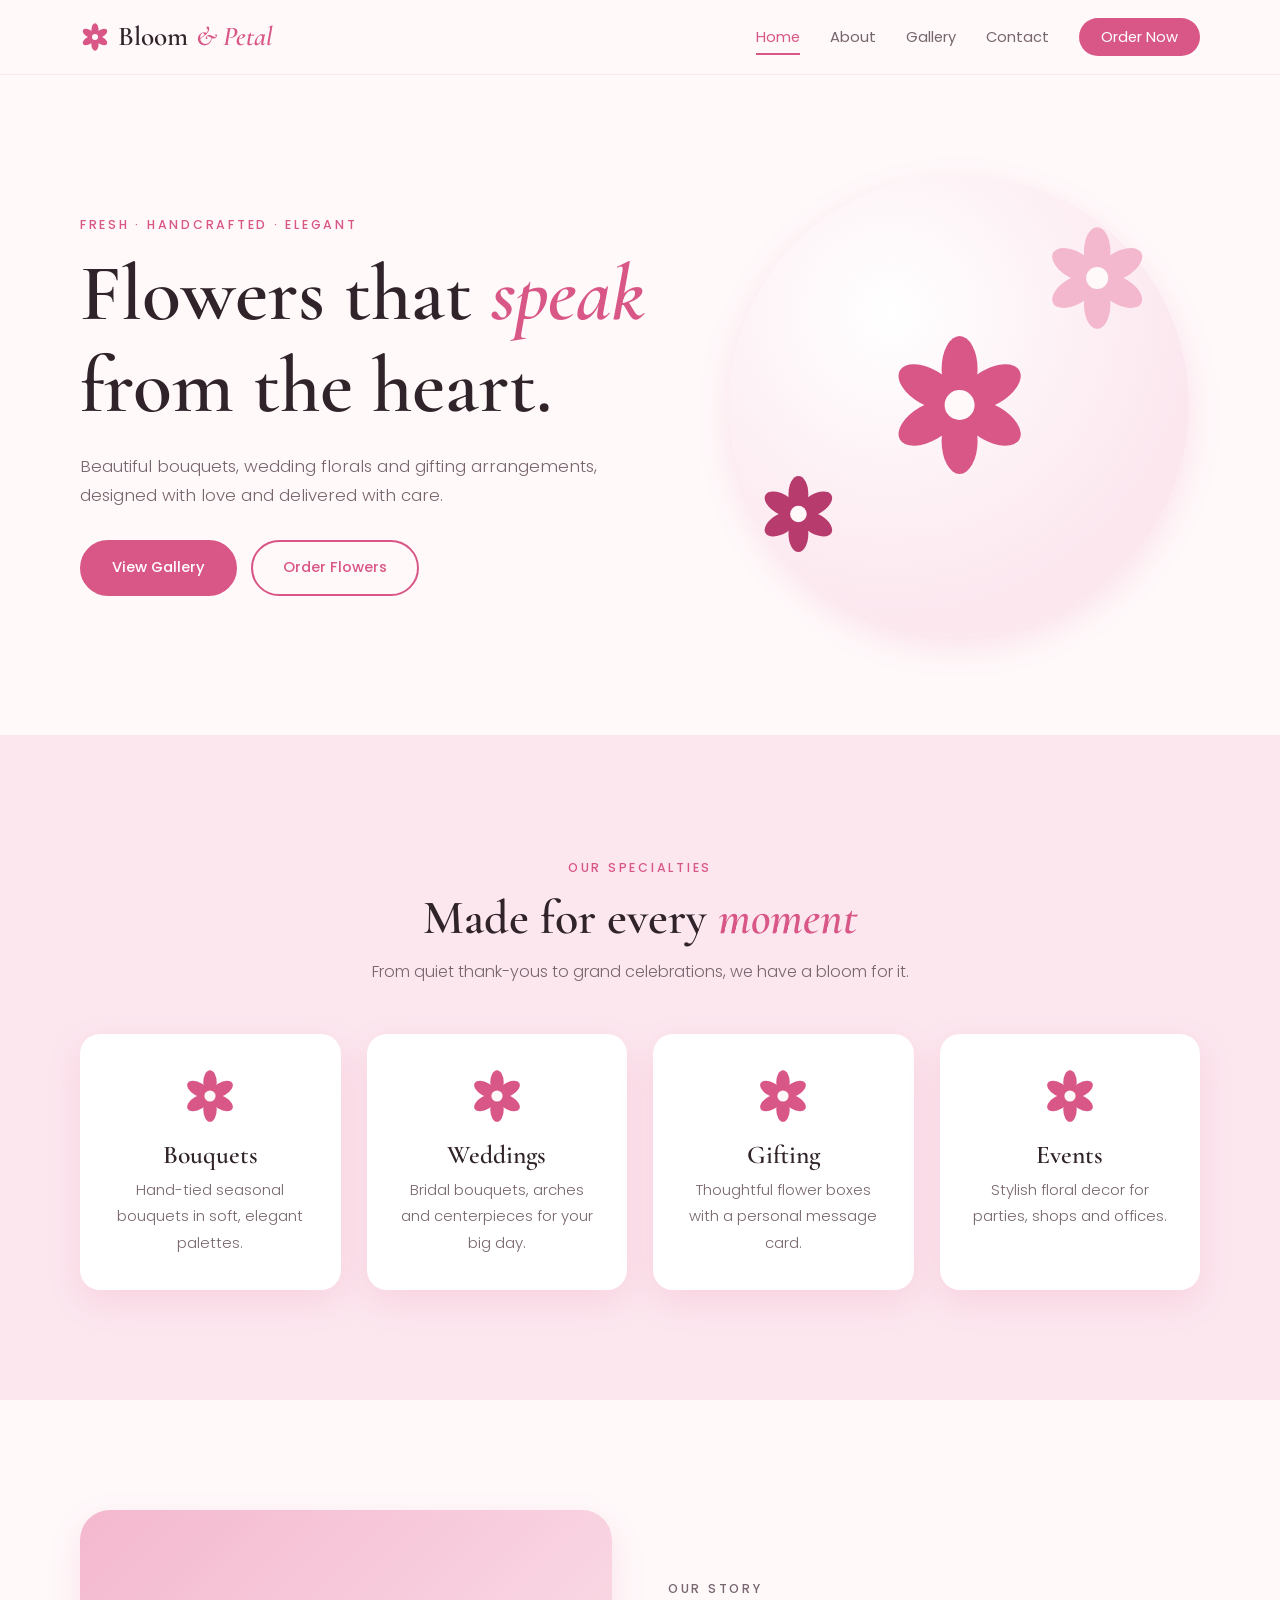
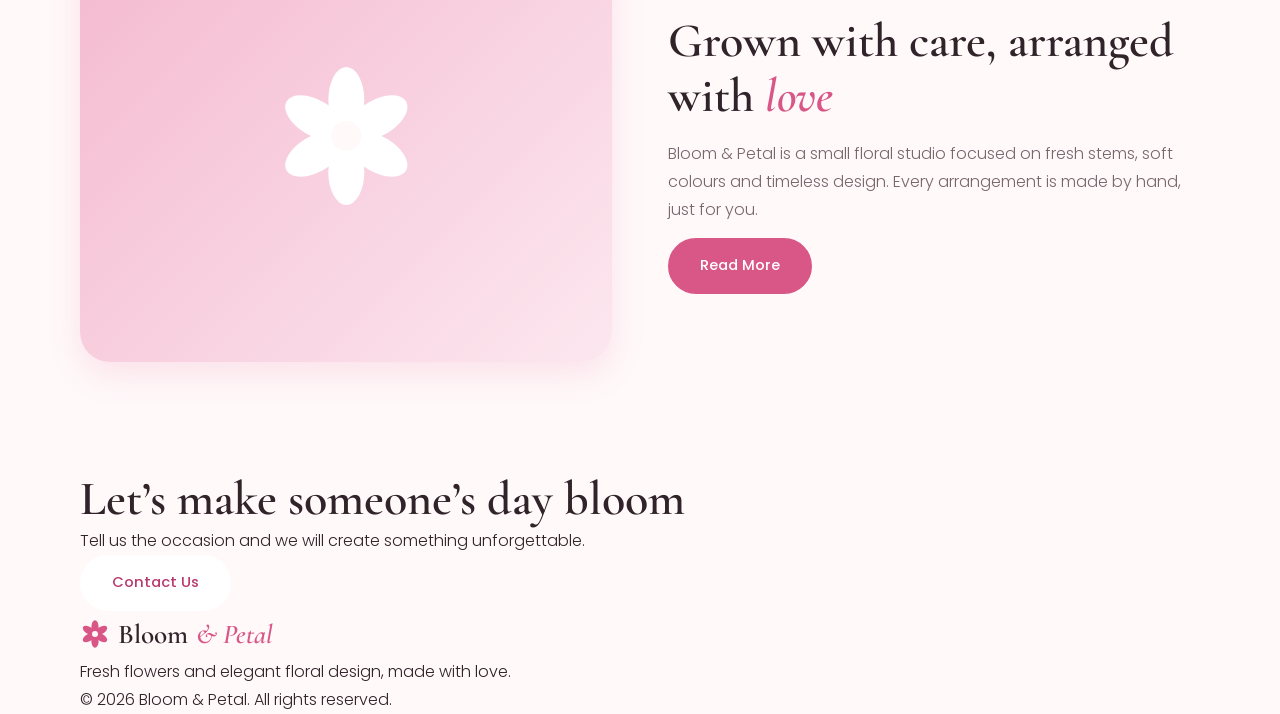
<file: index.html>
<!DOCTYPE html>
<html lang="en">
<head>
  <meta charset="UTF-8">
  <meta name="viewport" content="width=device-width, initial-scale=1">
  <title>Bloom &amp; Petal | Fresh Flowers &amp; Floral Design</title>
  <meta name="description" content="Bloom &amp; Petal creates elegant bouquets, wedding flowers and gifting arrangements, handcrafted with love.">
  <link rel="stylesheet" href="./assets/css/index.css">
</head>
<body>
  <svg class="sprite" aria-hidden="true" focusable="false">
    <symbol id="flower" viewBox="0 0 100 100">
      <g fill="currentColor">
        <ellipse cx="50" cy="26" rx="12" ry="22"/>
        <ellipse cx="50" cy="26" rx="12" ry="22" transform="rotate(60 50 50)"/>
        <ellipse cx="50" cy="26" rx="12" ry="22" transform="rotate(120 50 50)"/>
        <ellipse cx="50" cy="26" rx="12" ry="22" transform="rotate(180 50 50)"/>
        <ellipse cx="50" cy="26" rx="12" ry="22" transform="rotate(240 50 50)"/>
        <ellipse cx="50" cy="26" rx="12" ry="22" transform="rotate(300 50 50)"/>
      </g>
      <circle cx="50" cy="50" r="10" fill="#FFF9FA"/>
    </symbol>
  </svg>

  <header class="site-header">
    <div class="container header-inner">
      <a class="logo" href="index.html" aria-label="Bloom and Petal home">
        <svg aria-hidden="true"><use href="#flower"/></svg>Bloom <span>&amp; Petal</span>
      </a>
      <input type="checkbox" id="menu" class="menu-check" aria-label="Toggle menu">
      <label for="menu" class="menu-btn"><span></span></label>
      <nav class="nav" aria-label="Main">
        <ul class="nav-list">
          <li><a class="active" href="index.html" aria-current="page">Home</a></li>
          <li><a href="about.html">About</a></li>
          <li><a href="gallery.html">Gallery</a></li>
          <li><a href="contact.html">Contact</a></li>
          <li><a class="nav-cta" href="contact.html">Order Now</a></li>
        </ul>
      </nav>
    </div>
  </header>

  <main>
    <section class="hero">
      <div class="container hero-grid">
        <div>
          <p class="eyebrow">Fresh · Handcrafted · Elegant</p>
          <h1>Flowers that <em>speak</em> from the heart.</h1>
          <p class="lead">Beautiful bouquets, wedding florals and gifting arrangements, designed with love and delivered with care.</p>
          <div class="hero-actions">
            <a class="btn btn-primary" href="gallery.html">View Gallery</a>
            <a class="btn btn-outline" href="contact.html">Order Flowers</a>
          </div>
        </div>
        <div class="hero-art" aria-hidden="true">
          <svg class="big"><use href="#flower"/></svg>
          <svg class="mid"><use href="#flower"/></svg>
          <svg class="small"><use href="#flower"/></svg>
        </div>
      </div>
    </section>

    <section class="section tint">
      <div class="container">
        <div class="section-head center">
          <p class="eyebrow">Our Specialties</p>
          <h2>Made for every <em>moment</em></h2>
          <p class="lead">From quiet thank-yous to grand celebrations, we have a bloom for it.</p>
        </div>
        <div class="grid grid-4">
          <article class="card">
            <svg class="ico" aria-hidden="true"><use href="#flower"/></svg>
            <h3>Bouquets</h3>
            <p>Hand-tied seasonal bouquets in soft, elegant palettes.</p>
          </article>
          <article class="card">
            <svg class="ico" aria-hidden="true"><use href="#flower"/></svg>
            <h3>Weddings</h3>
            <p>Bridal bouquets, arches and centerpieces for your big day.</p>
          </article>
          <article class="card">
            <svg class="ico" aria-hidden="true"><use href="#flower"/></svg>
            <h3>Gifting</h3>
            <p>Thoughtful flower boxes with a personal message card.</p>
          </article>
          <article class="card">
            <svg class="ico" aria-hidden="true"><use href="#flower"/></svg>
            <h3>Events</h3>
            <p>Stylish floral decor for parties, shops and offices.</p>
          </article>
        </div>
      </div>
    </section>

    <section class="section">
      <div class="container split">
        <div class="art-box" aria-hidden="true"><svg><use href="#flower"/></svg></div>
        <div>
          <p class="eyebrow">Our Story</p>
          <h2>Grown with care, arranged with <em>love</em></h2>
          <p>Bloom &amp; Petal is a small floral studio focused on fresh stems, soft colours and timeless design. Every arrangement is made by hand, just for you.</p>
          <a class="btn btn-primary" href="about.html">Read More</a>
        </div>
      </div>
    </section>

    <section class="cta">
      <div class="container">
        <h2>Let&rsquo;s make someone&rsquo;s day bloom</h2>
        <p>Tell us the occasion and we will create something unforgettable.</p>
        <a class="btn btn-light" href="contact.html">Contact Us</a>
      </div>
    </section>
  </main>

  <footer class="site-footer">
    <div class="container footer-grid">
      <div>
        <a class="logo" href="index.html"><svg aria-hidden="true"><use href="#flower"/></svg>Bloom <span>&amp; Petal</span></a>
        <p>Fresh flowers and elegant floral design, made with love.</p>
      </div>
      <nav aria-label="Footer">
        
    </div>
    <div class="container footer-bottom">&copy; 2026 Bloom &amp; Petal. All rights reserved.</div>
  </footer>
</body>
</html>
</file>
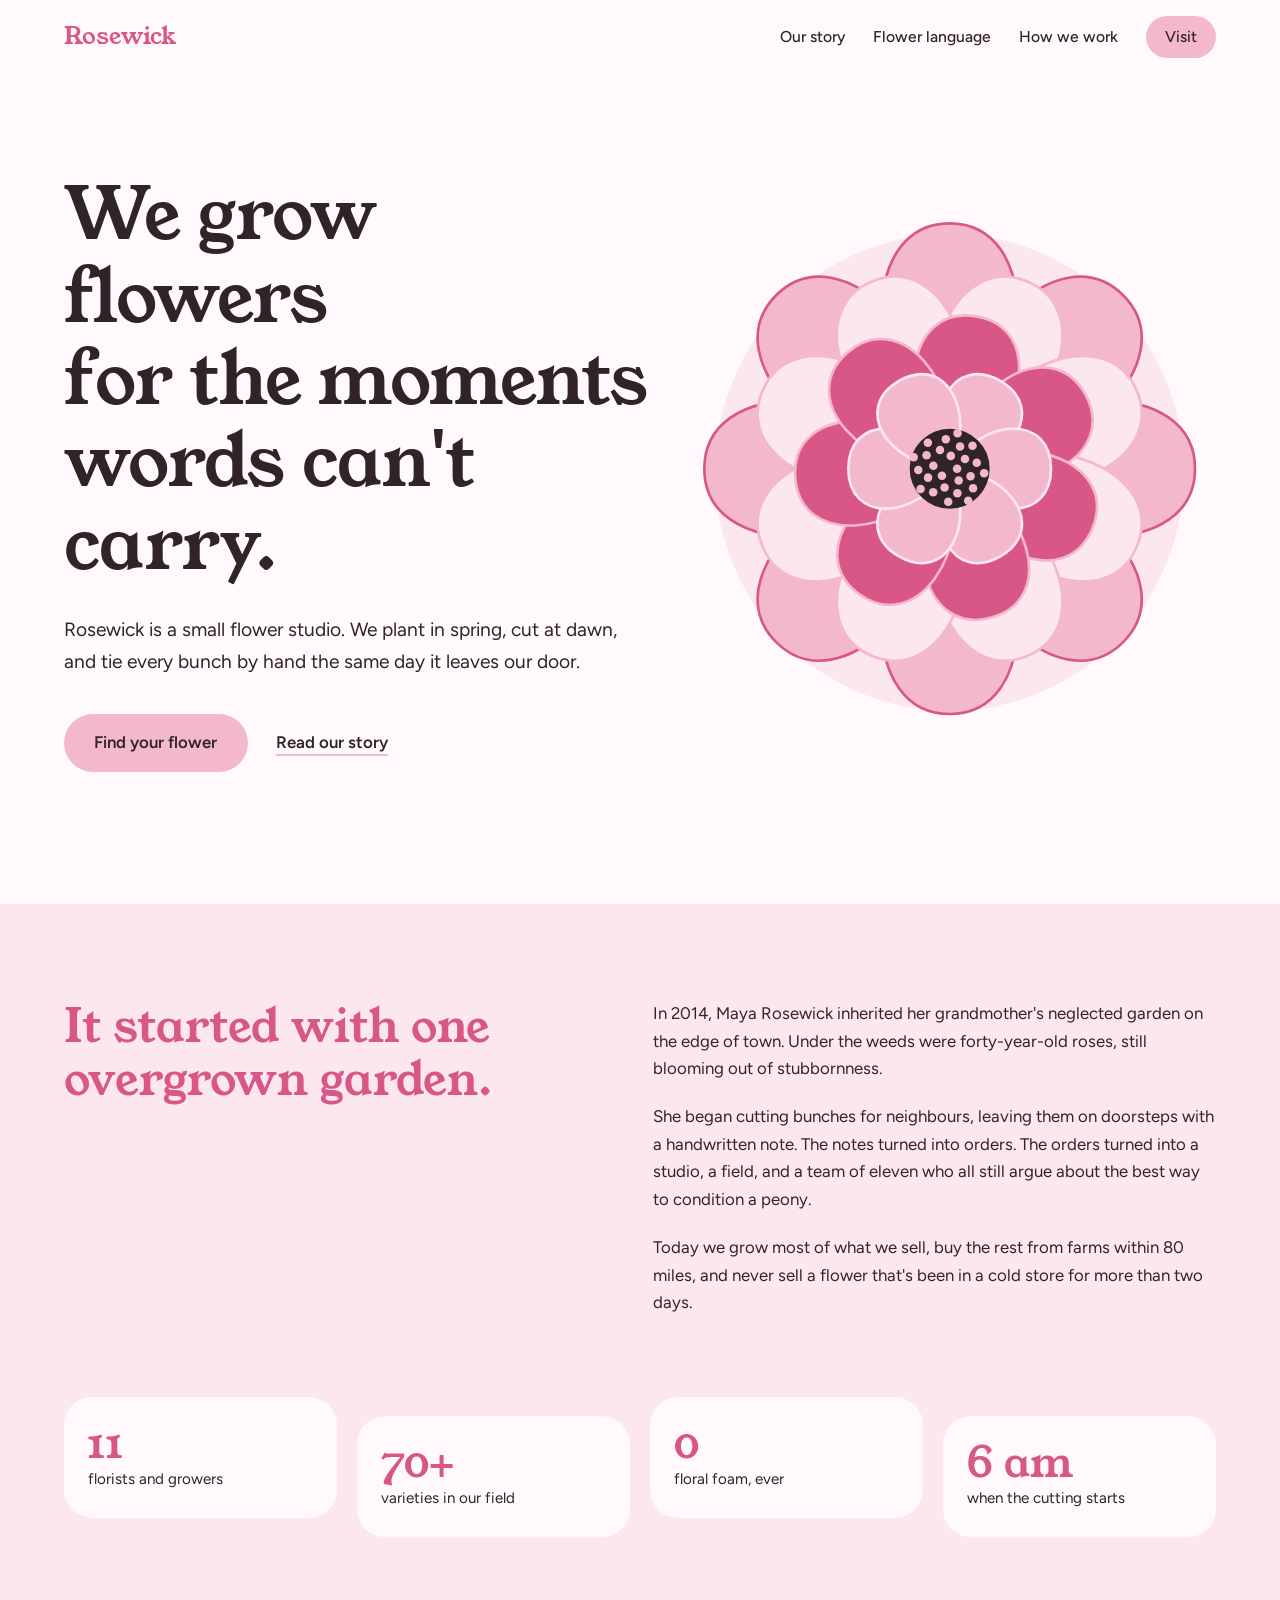
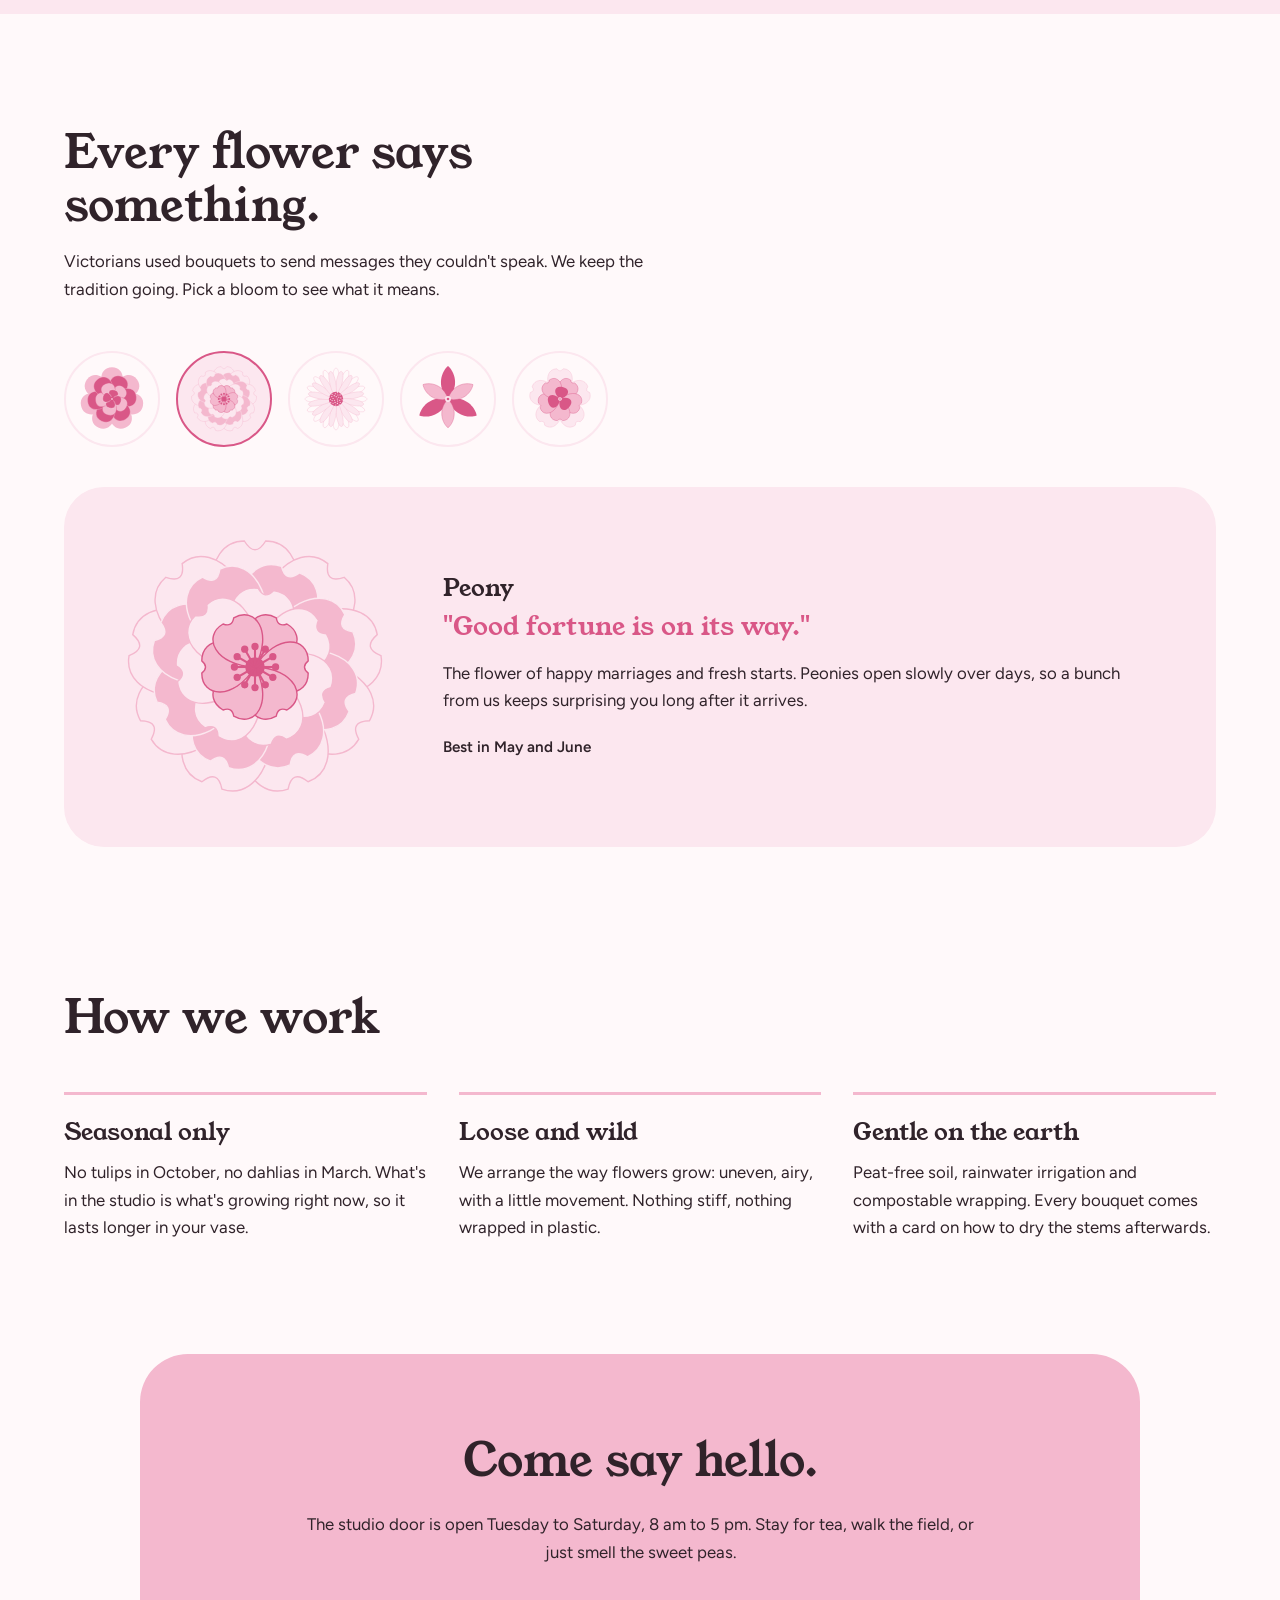
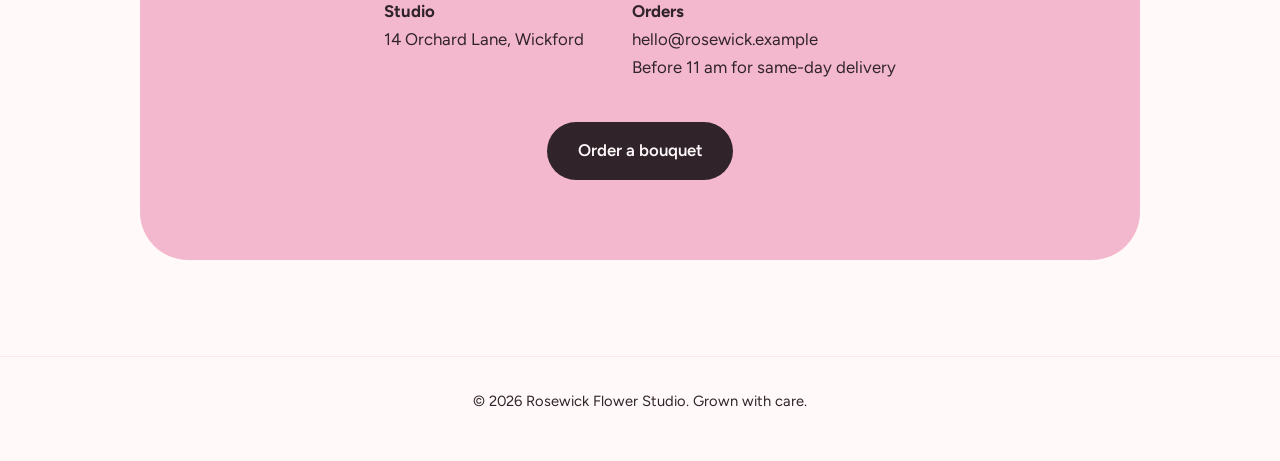
<file: About.html>
<!DOCTYPE html>
<html lang="en">
<head>
  <meta charset="UTF-8">
  <meta name="viewport" content="width=device-width, initial-scale=1">
  <title>About · Rosewick Flower Studio</title>
  <meta name="description" content="Rosewick is a small flower studio that grows, arranges and delivers seasonal blooms.">
  <link rel="preconnect" href="https://fonts.googleapis.com">
  <link rel="preconnect" href="https://fonts.gstatic.com" crossorigin>
  <link href="https://fonts.googleapis.com/css2?family=Young+Serif&family=Figtree:wght@400;500;600&display=swap" rel="stylesheet">
  <link rel="stylesheet" href="assets/css/about.css">
</head>
<body>

  <header class="nav">
    <a class="logo" href="#top" aria-label="Rosewick home">Rosewick</a>
    <nav aria-label="Main">
      <a href="#story">Our story</a>
      <a href="#language">Flower language</a>
      <a href="#ways">How we work</a>
      <a class="nav-cta" href="#visit">Visit</a>
    </nav>
  </header>

  <main id="top">

    <!-- HERO -->
    <section class="hero">
      <div class="hero-text">
        <h1>We grow flowers<br>for the moments<br>words can't carry.</h1>
        <p class="lead">Rosewick is a small flower studio. We plant in spring, cut at dawn, and tie every bunch by hand the same day it leaves our door.</p>
        <div class="hero-actions">
          <a class="btn" href="#language">Find your flower</a>
          <a class="btn-text" href="#story">Read our story</a>
        </div>
      </div>
      <div class="hero-bloom" id="heroBloom" aria-hidden="true"></div>
    </section>

    <!-- STORY -->
    <section class="story" id="story">
      <div class="story-grid">
        <h2>It started with one<br>overgrown garden.</h2>
        <div class="story-body">
          <p>In 2014, Maya Rosewick inherited her grandmother's neglected garden on the edge of town. Under the weeds were forty-year-old roses, still blooming out of stubbornness.</p>
          <p>She began cutting bunches for neighbours, leaving them on doorsteps with a handwritten note. The notes turned into orders. The orders turned into a studio, a field, and a team of eleven who all still argue about the best way to condition a peony.</p>
          <p>Today we grow most of what we sell, buy the rest from farms within 80 miles, and never sell a flower that's been in a cold store for more than two days.</p>
        </div>
      </div>

      <ul class="facts">
        <li><strong>11</strong><span>florists and growers</span></li>
        <li><strong>70+</strong><span>varieties in our field</span></li>
        <li><strong>0</strong><span>floral foam, ever</span></li>
        <li><strong>6 am</strong><span>when the cutting starts</span></li>
      </ul>
    </section>

    <!-- LANGUAGE OF FLOWERS -->
    <section class="language" id="language">
      <div class="section-head">
        <h2>Every flower says something.</h2>
        <p>Victorians used bouquets to send messages they couldn't speak. We keep the tradition going. Pick a bloom to see what it means.</p>
      </div>

      <div class="picker" role="tablist" aria-label="Flowers" id="picker"></div>

      <div class="meaning" id="meaning" aria-live="polite">
        <div class="meaning-flower" id="meaningFlower" aria-hidden="true"></div>
        <div class="meaning-text">
          <h3 id="mName"></h3>
          <p class="mSays" id="mSays"></p>
          <p id="mNote"></p>
          <p class="mSeason" id="mSeason"></p>
        </div>
      </div>
    </section>

    <!-- HOW WE WORK -->
    <section class="ways" id="ways">
      <h2>How we work</h2>
      <div class="ways-list">
        <article>
          <h3>Seasonal only</h3>
          <p>No tulips in October, no dahlias in March. What's in the studio is what's growing right now, so it lasts longer in your vase.</p>
        </article>
        <article>
          <h3>Loose and wild</h3>
          <p>We arrange the way flowers grow: uneven, airy, with a little movement. Nothing stiff, nothing wrapped in plastic.</p>
        </article>
        <article>
          <h3>Gentle on the earth</h3>
          <p>Peat-free soil, rainwater irrigation and compostable wrapping. Every bouquet comes with a card on how to dry the stems afterwards.</p>
        </article>
      </div>
    </section>

    <!-- VISIT -->
    <section class="visit" id="visit">
      <div class="visit-card">
        <h2>Come say hello.</h2>
        <p>The studio door is open Tuesday to Saturday, 8 am to 5 pm. Stay for tea, walk the field, or just smell the sweet peas.</p>
        <div class="visit-details">
          <p><strong>Studio</strong><br>14 Orchard Lane, Wickford</p>
          <p><strong>Orders</strong><br>hello@rosewick.example<br>Before 11 am for same-day delivery</p>
        </div>
        <a class="btn btn-dark" href="mailto:hello@rosewick.example">Order a bouquet</a>
      </div>
    </section>
  </main>

  <footer>
    <p>© <span id="year">2026</span> Rosewick Flower Studio. Grown with care.</p>
  </footer>

  <script src="assets/js/About.js"></script>
</body>
</html>
</file>
<file: assets/css/index.css>
@import url("https://fonts.googleapis.com/css2?family=Cormorant+Garamond:ital,wght@0,500;0,600;1,500&family=Poppins:wght@300;400;500&display=swap");

:root {
  --bg: #FFF9FA;
  --blush: #FCE7EF;
  --rose: #F4B8CE;
  --deep: #D95787;
  --deeper: #B83B6D;
  --text: #30232A;
  --muted: #78666F;
  --white: #FFFFFF;
  --shadow: 0 12px 34px rgba(217, 87, 135, 0.14);
  --radius: 20px;
  --head: "Cormorant Garamond", Georgia, serif;
  --body: "Poppins", Arial, sans-serif;
}

*, *::before, *::after { box-sizing: border-box; margin: 0; padding: 0; }
html { scroll-behavior: smooth; }
body {
  font-family: var(--body);
  font-weight: 300;
  color: var(--text);
  background: var(--bg);
  line-height: 1.75;
}
img, svg { max-width: 100%; display: block; }
a { color: inherit; text-decoration: none; }
ul { list-style: none; }

h1, h2, h3 { font-family: var(--head); font-weight: 600; line-height: 1.15; }
h1 { font-size: clamp(2.8rem, 7vw, 5rem); }
h2 { font-size: clamp(2rem, 4.5vw, 3rem); }
h3 { font-size: 1.6rem; }
em { color: var(--deep); font-style: italic; }

.container { width: min(1120px, 92%); margin-inline: auto; }
.section { padding: clamp(60px, 9vw, 110px) 0; }
.tint { background: var(--blush); }
.center { text-align: center; }

.eyebrow {
  font-size: 0.78rem;
  letter-spacing: 0.22em;
  text-transform: uppercase;
  color: var(--deep);
  font-weight: 500;
  margin-bottom: 12px;
}
.lead { color: var(--muted); max-width: 620px; }
.center .lead { margin-inline: auto; }
.section-head { margin-bottom: 48px; }
.section-head p { margin-top: 12px; }

/* Sprite (hidden SVG definitions) */
.sprite { position: absolute; width: 0; height: 0; overflow: hidden; }

/* Buttons */
.btn {
  display: inline-block;
  padding: 13px 30px;
  border-radius: 50px;
  font-weight: 500;
  font-size: 0.92rem;
  border: 2px solid var(--deep);
  cursor: pointer;
  font-family: var(--body);
  transition: transform 0.25s, background 0.25s, color 0.25s, box-shadow 0.25s;
}
.btn-primary { background: var(--deep); color: var(--white); }
.btn-primary:hover { background: var(--deeper); border-color: var(--deeper); transform: translateY(-2px); box-shadow: var(--shadow); }
.btn-outline { background: transparent; color: var(--deep); }
.btn-outline:hover { background: var(--deep); color: var(--white); transform: translateY(-2px); }
.btn-light { background: var(--white); color: var(--deeper); border-color: var(--white); }
.btn-light:hover { transform: translateY(-2px); box-shadow: var(--shadow); }
a:focus-visible, button:focus-visible, input:focus-visible,
textarea:focus-visible, select:focus-visible, .menu-btn:focus-visible {
  outline: 3px solid var(--deep);
  outline-offset: 3px;
}

/* Header */
.site-header {
  position: sticky; top: 0; z-index: 50;
  background: rgba(255, 249, 250, 0.94);
  backdrop-filter: blur(8px);
  border-bottom: 1px solid var(--blush);
}
.header-inner {
  display: flex; align-items: center; justify-content: space-between;
  min-height: 74px; position: relative;
}
.logo {
  font-family: var(--head);
  font-size: 1.7rem; font-weight: 600;
  display: flex; align-items: center; gap: 8px;
}
.logo svg { width: 30px; height: 30px; color: var(--deep); }
.logo span { color: var(--deep); font-style: italic; }

.nav-list { display: flex; align-items: center; gap: 30px; }
.nav-list a {
  font-size: 0.92rem; font-weight: 400; color: var(--muted);
  padding: 6px 0; border-bottom: 2px solid transparent;
  transition: color 0.25s, border-color 0.25s;
}
.nav-list a:hover, .nav-list a.active { color: var(--deep); border-color: var(--deep); }
.nav-list .nav-cta {
  background: var(--deep); color: var(--white); border: 0;
  padding: 9px 22px; border-radius: 50px;
}
.nav-list .nav-cta:hover { background: var(--deeper); color: var(--white); }

/* Mobile menu (CSS only) */
.menu-check { position: absolute; opacity: 0; pointer-events: none; }
.menu-btn { display: none; cursor: pointer; width: 42px; height: 42px; border-radius: 12px; background: var(--blush); position: relative; }
.menu-btn span, .menu-btn span::before, .menu-btn span::after {
  content: ""; position: absolute; left: 11px; width: 20px; height: 2px;
  background: var(--deeper); border-radius: 2px; transition: transform 0.3s;
}
.menu-btn span { top: 20px; }
.menu-btn span::before { left: 0; top: -6px; }
.menu-btn span::after { left: 0; top: 6px; }

@media (max-width: 820px) {
  .menu-btn { display: block; }
  .nav {
    position: absolute; top: 74px; left: 0; right: 0;
    background: var(--white); border-radius: 0 0 var(--radius) var(--radius);
    box-shadow: var(--shadow);
    max-height: 0; overflow: hidden; transition: max-height 0.4s ease;
  }
  .nav-list { flex-direction: column; align-items: stretch; gap: 0; padding: 8px 24px 20px; }
  .nav-list a { display: block; padding: 12px 0; border-bottom: 1px solid var(--blush); }
  .nav-list .nav-cta { text-align: center; margin-top: 12px; }
  .menu-check:checked ~ .nav { max-height: 460px; }
  .menu-check:focus-visible ~ .menu-btn { outline: 3px solid var(--deep); outline-offset: 3px; }
}

/* Hero */
.hero { padding: clamp(50px, 8vw, 100px) 0; overflow: hidden; }
.hero-grid { display: grid; grid-template-columns: 1.1fr 0.9fr; gap: 50px; align-items: center; }
.hero h1 { margin-bottom: 20px; }
.hero p.lead { margin-bottom: 30px; font-size: 1.05rem; }
.hero-actions { display: flex; flex-wrap: wrap; gap: 14px; }
.hero-art {
  position: relative; aspect-ratio: 1; max-width: 460px; margin-inline: auto; width: 100%;
  background: radial-gradient(circle at 35% 30%, var(--white), var(--blush) 70%);
  border-radius: 50%;
  display: grid; place-items: center;
  box-shadow: var(--shadow);
}
.hero-art .big { width: 62%; color: var(--deep); animation: spin 40s linear infinite; }
.hero-art .mid { position: absolute; width: 24%; top: 6%; right: 8%; color: var(--rose); animation: float 6s ease-in-out infinite; }
.hero-art .small { position: absolute; width: 18%; bottom: 10%; left: 6%; color: var(--deeper); animation: float 7s ease-in-out infinite reverse; }

@keyframes spin { to { transform: rotate(360deg); } }
@keyframes float { 50% { transform: translateY(-14px); } }

/* Page banner */
.banner {
  text-align: center;
  padding: clamp(60px, 9vw, 100px) 0;
  background: linear-gradient(180deg, var(--blush), var(--bg));
}
.banner p { color: var(--muted); max-width: 560px; margin: 14px auto 0; }

/* Cards */
.grid { display: grid; gap: 26px; }
.grid-3 { grid-template-columns: repeat(3, 1fr); }
.grid-4 { grid-template-columns: repeat(4, 1fr); }
.card {
  background: var(--white);
  border-radius: var(--radius);
  padding: 34px 28px;
  box-shadow: var(--shadow);
  text-align: center;
  transition: transform 0.3s;
}
.card:hover { transform: translateY(-6px); }
.card .ico { width: 56px; height: 56px; margin: 0 auto 16px; color: var(--deep); }
.card h3 { margin-bottom: 8px; }
.card p { color: var(--muted); font-size: 0.93rem; }

/* Split */
.split { display: grid; grid-template-columns: 1fr 1fr; gap: 56px; align-items: center; }
.split h2 { margin-bottom: 16px; }
.split p { color: var(--muted); margin-bottom: 14px; }
.art-box {
  aspect-ratio: 4 / 3.4;
  background: linear-gradient(135deg, var(--rose), var(--blush));
  border-radius: 30px;
  display: grid; place-items: center;
  box-shadow: var(--shadow);
  color: var(--white);
}
.art-box svg { width: 52%; }

/* Stats */
.stats { display: grid; grid-template-columns: repeat(4, 1fr); gap: 20px; text-align: center; }
.stats strong { display: block; font-family: var(--head); font-size: 3rem; color: var(--deep); line-height: 1; }
.stats span { color: var(--muted); font-size: 0.9rem; }
</file>
<file: assets/css/about.css>
:root {
  --soft-white: #FFF9FA;
  --blush: #FCE7EF;
  --rose: #F4B8CE;
  --deep-rose: #D95787;
  --ink: #30232A;

  --serif: "Young Serif", Georgia, serif;
  --sans: "Figtree", system-ui, sans-serif;
  --radius: 28px;
}

*, *::before, *::after { box-sizing: border-box; margin: 0; padding: 0; }
html { scroll-behavior: smooth; scroll-padding-top: 80px; }

body {
  font-family: var(--sans);
  background: var(--soft-white);
  color: var(--ink);
  line-height: 1.65;
  font-size: 1.05rem;
  -webkit-font-smoothing: antialiased;
}

h1, h2, h3 { font-family: var(--serif); font-weight: 400; line-height: 1.15; }
h1 { font-size: clamp(2.5rem, 5.6vw, 4.6rem); letter-spacing: -0.01em; }
h2 { font-size: clamp(1.9rem, 3.6vw, 3rem); }
h3 { font-size: 1.5rem; }
p { max-width: 62ch; }
a { color: inherit; }

:focus-visible { outline: 3px solid var(--deep-rose); outline-offset: 3px; border-radius: 6px; }

/* NAV */
.nav {
  position: sticky; top: 0; z-index: 10;
  display: flex; justify-content: space-between; align-items: center;
  padding: 1rem clamp(1.25rem, 5vw, 4rem);
  background: rgba(255, 249, 250, 0.88);
  backdrop-filter: blur(10px);
  transition: box-shadow .3s;
}
.nav.scrolled { box-shadow: 0 1px 0 var(--rose); }
.logo { font-family: var(--serif); font-size: 1.5rem; text-decoration: none; color: var(--deep-rose); }
.nav nav { display: flex; gap: 1.75rem; align-items: center; }
.nav nav a { text-decoration: none; font-weight: 500; font-size: .98rem; }
.nav nav a:not(.nav-cta):hover { color: var(--deep-rose); }
.nav-cta { background: var(--rose); padding: .5rem 1.2rem; border-radius: 99px; transition: background .2s; }
.nav-cta:hover { background: var(--deep-rose); color: var(--soft-white); }

/* BUTTONS */
.btn {
  display: inline-block; text-decoration: none; font-weight: 600;
  background: var(--rose); color: var(--ink);
  padding: .95rem 1.9rem; border-radius: 99px;
  transition: background .2s, color .2s, transform .2s;
}
.btn:hover { background: var(--deep-rose); color: var(--soft-white); transform: translateY(-2px); }
.btn-dark { background: var(--ink); color: var(--soft-white); }
.btn-dark:hover { background: var(--deep-rose); }
.btn-text { font-weight: 600; text-decoration: underline; text-decoration-color: var(--rose); text-underline-offset: 6px; text-decoration-thickness: 2px; }
.btn-text:hover { text-decoration-color: var(--deep-rose); }

/* HERO */
.hero {
  display: grid; grid-template-columns: 1.1fr 1fr; align-items: center; gap: 2rem;
  min-height: calc(100vh - 70px);
  padding: 2rem clamp(1.25rem, 5vw, 4rem) 4rem;
  overflow: hidden;
}
.lead { margin: 1.75rem 0 2.25rem; font-size: 1.2rem; }
.hero-actions { display: flex; gap: 1.75rem; align-items: center; flex-wrap: wrap; }
.hero-bloom { width: min(100%, 560px); aspect-ratio: 1; justify-self: center; position: relative; }
.hero-bloom::before {
  content: ""; position: absolute; inset: 6%;
  background: var(--blush); border-radius: 50%;
}
.hero-bloom svg { position: relative; width: 100%; height: 100%; overflow: visible; transition: transform .25s ease-out; }

/* Flower SVG parts */
.petal { transform-box: view-box; transform-origin: 100px 100px; }
.bloom .petal { transform: rotate(var(--a)) scale(0); opacity: 0; }
.bloom.open .petal {
  transform: rotate(var(--a)) scale(1); opacity: 1;
  transition: transform 1.3s cubic-bezier(.2,1.1,.3,1) var(--d), opacity .8s ease var(--d);
}
.bloom .core { transform-box: view-box; transform-origin: 100px 100px; transform: scale(0); }
.bloom.open .core { transform: scale(1); transition: transform .9s cubic-bezier(.2,1.2,.3,1) 1.1s; }

/* STORY */
.story { padding: 6rem clamp(1.25rem, 5vw, 4rem); background: var(--blush); }
.story-grid { display: grid; grid-template-columns: 1fr 1.1fr; gap: clamp(2rem, 6vw, 6rem); max-width: 1200px; margin: 0 auto; }
.story-grid h2 { color: var(--deep-rose); }
.story-body p + p { margin-top: 1.25rem; }
.facts {
  list-style: none; max-width: 1200px; margin: 5rem auto 0;
  display: grid; grid-template-columns: repeat(4, 1fr); gap: 1.25rem;
}
.facts li { background: var(--soft-white); border-radius: var(--radius); padding: 1.6rem 1.5rem; display: flex; flex-direction: column; gap: .2rem; }
.facts li:nth-child(even) { transform: translateY(1.2rem); }
.facts strong { font-family: var(--serif); font-weight: 400; font-size: 2.6rem; color: var(--deep-rose); line-height: 1; }
.facts span { font-size: .95rem; }

/* LANGUAGE */
.language { padding: 7rem clamp(1.25rem, 5vw, 4rem); max-width: 1300px; margin: 0 auto; }
.section-head { max-width: 640px; margin-bottom: 3rem; }
.section-head p { margin-top: 1rem; }

.picker { display: flex; gap: 1rem; flex-wrap: wrap; margin-bottom: 2.5rem; }
.pick {
  width: 96px; height: 96px; padding: 10px;
  background: var(--soft-white); border: 2px solid var(--blush); border-radius: 50%;
  cursor: pointer; transition: border-color .2s, background .2s, transform .25s cubic-bezier(.3,1.5,.5,1);
}
.pick:hover { transform: scale(1.08) rotate(-6deg); border-color: var(--rose); }
.pick[aria-selected="true"] { background: var(--blush); border-color: var(--deep-rose); }
.pick svg { width: 100%; height: 100%; display: block; }

.meaning {
  display: grid; grid-template-columns: 280px 1fr; gap: 3rem; align-items: center;
  background: var(--blush); border-radius: 40px; padding: 2.5rem clamp(1.5rem, 4vw, 3.5rem);
}
.meaning-flower svg { width: 100%; display: block; }
.meaning.swap .meaning-flower svg { animation: spin-in .8s cubic-bezier(.2,1.1,.3,1); }
.meaning.swap .meaning-text { animation: fade .5s ease; }
@keyframes spin-in { from { transform: rotate(-50deg) scale(.4); opacity: 0; } to { transform: none; opacity: 1; } }
@keyframes fade { from { opacity: 0; transform: translateY(8px); } to { opacity: 1; transform: none; } }
.mSays { font-family: var(--serif); font-size: 1.6rem; line-height: 1.3; color: var(--deep-rose); margin: .5rem 0 1rem; }
.mSeason { margin-top: 1.25rem; font-weight: 600; font-size: .95rem; }

/* WAYS */
.ways { padding: 2rem clamp(1.25rem, 5vw, 4rem) 7rem; max-width: 1300px; margin: 0 auto; }
.ways h2 { margin-bottom: 3rem; }
.ways-list { display: grid; grid-template-columns: repeat(3, 1fr); gap: 2rem; }
.ways article { border-top: 3px solid var(--rose); padding-top: 1.5rem; transition: border-color .25s; }
.ways article:hover { border-color: var(--deep-rose); }
.ways article h3 { margin-bottom: .75rem; }

/* VISIT */
.visit { padding: 0 clamp(1.25rem, 5vw, 4rem) 6rem; }
.visit-card {
  max-width: 1000px; margin: 0 auto; text-align: center;
  background: var(--rose); border-radius: 48px;
  padding: clamp(2.5rem, 7vw, 5rem) clamp(1.5rem, 5vw, 4rem);
  display: flex; flex-direction: column; align-items: center; gap: 1.5rem;
}
.visit-details { display: flex; gap: 3rem; justify-content: center; flex-wrap: wrap; text-align: left; margin: .5rem 0 1rem; }

footer { text-align: center; padding: 2rem 1rem 3rem; font-size: .92rem; border-top: 1px solid var(--blush); }
footer p { margin: 0 auto; max-width: none; }

/* Falling petals (spawned by JS on bloom click) */
.fall-petal { position: fixed; pointer-events: none; z-index: 20; width: 18px; height: 26px; border-radius: 80% 0 80% 0; animation: fall 2.4s ease-in forwards; }
@keyframes fall {
  to { transform: translate(var(--dx), 110vh) rotate(var(--r)); opacity: 0; }
}

/* RESPONSIVE */
@media (max-width: 900px) {
  .hero { grid-template-columns: 1fr; text-align: left; min-height: auto; }
  .hero-bloom { order: -1; width: min(80%, 380px); }
  .story-grid, .meaning, .ways-list { grid-template-columns: 1fr; }
  .facts { grid-template-columns: repeat(2, 1fr); }
  .meaning-flower { max-width: 200px; }
}
@media (max-width: 600px) {
  .nav nav a:not(.nav-cta) { display: none; }
  .pick { width: 76px; height: 76px; }
}
@media (prefers-reduced-motion: reduce) {
  html { scroll-behavior: auto; }
  *, *::before, *::after { animation: none !important; transition: none !important; }
  .bloom .petal, .bloom .core { transform: rotate(var(--a, 0deg)) scale(1); opacity: 1; }
}
</file>
